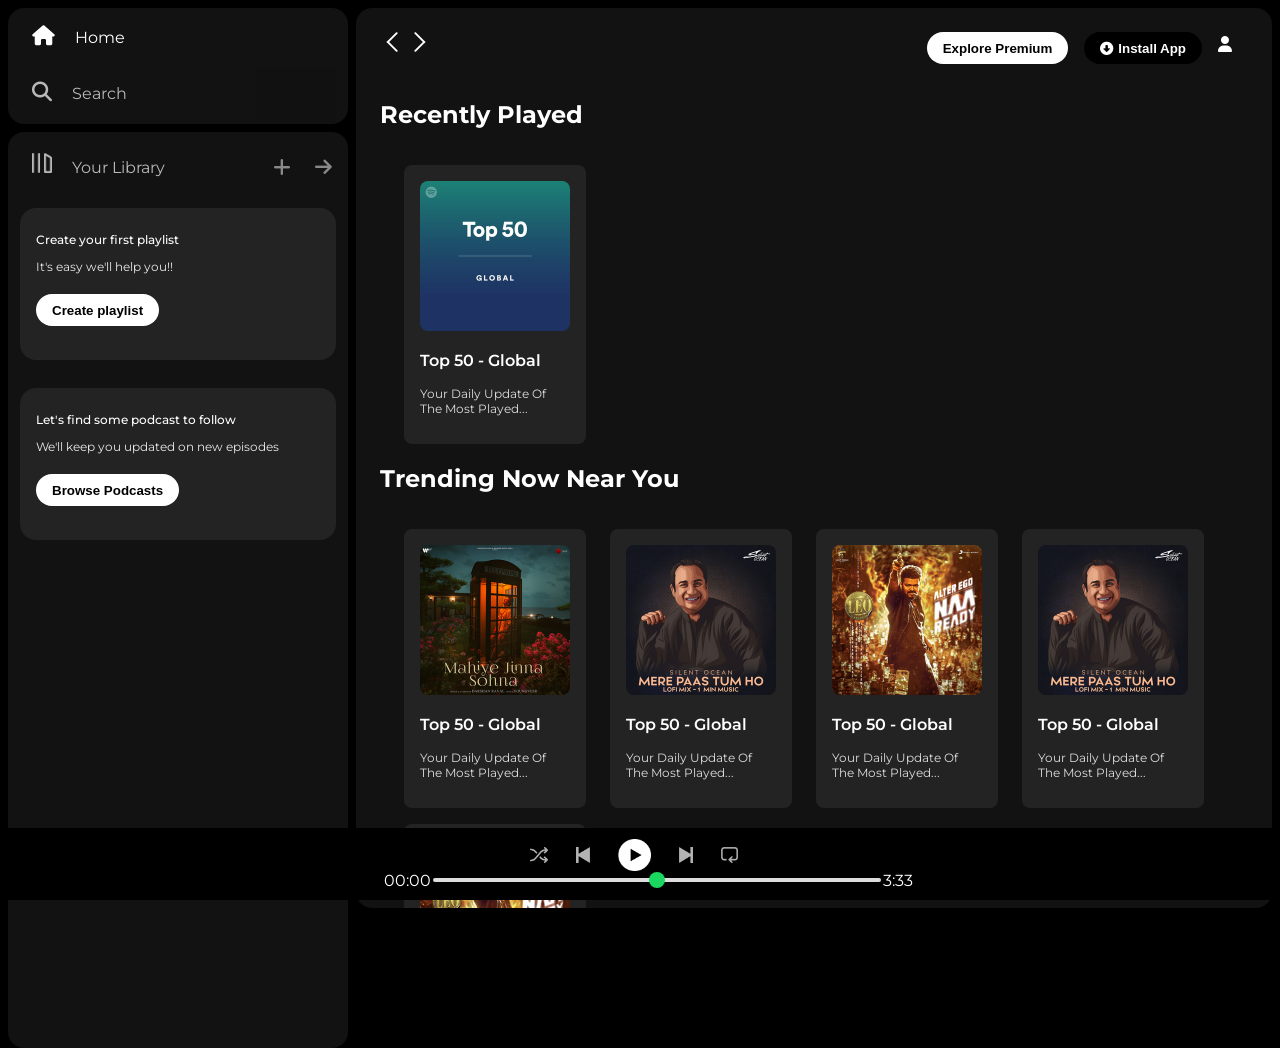
<file: index.html>
<!DOCTYPE html>
<html lang="en">
<head>
    <meta charset="UTF-8">
    <meta name="viewport" content="width=device-width, initial-scale=1.0">
    <link rel="stylesheet" href="https://cdnjs.cloudflare.com/ajax/libs/font-awesome/6.7.2/css/all.min.css" integrity="sha512-Evv84Mr4kqVGRNSgIGL/F/aIDqQb7xQ2vcrdIwxfjThSH8CSR7PBEakCr51Ck+w+/U6swU2Im1vVX0SVk9ABhg==" crossorigin="anonymous" referrerpolicy="no-referrer" />
    <link rel="icon" href="./spotify-imgs/logo.png">
    <title>Spotify - Web Player : Music For Everyone</title>
    <link rel="stylesheet" href="styles.css">
    <link rel="preconnect" href="https://fonts.googleapis.com">
    <link rel="preconnect" href="https://fonts.gstatic.com" crossorigin>
    <link href="https://fonts.googleapis.com/css2?family=Montserrat:ital,wght@0,100..900;1,100..900&display=swap" rel="stylesheet">
</head>
<body>
    <div class="main">
        <div class="side-bar">
            <div class="nav">
                <div class="nav-option" style="opacity: 1;">
                    <i class="fa-solid fa-house"></i>
                    <a href="#">Home</a>
                </div>
                <div class="nav-option">
                    <i class="fa-solid fa-magnifying-glass"></i>
                    <a href="#">Search</a>
                </div>
            </div>
            <div class="library">
                <div class="options">
                    <div class="lib-option nav-option">
                        <img src="spotify-imgs/library_icon.png">
                        <a href="#">Your Library</a>
                    </div>
                    <div class="icons">
                        <i class="fa-solid fa-plus"></i>
                        <i class="fa-solid fa-arrow-right"></i>
                    </div>
                </div>
                <div class="lib-box">
                    <div class="box">
                        <p class="box-p1">Create your first playlist</p>
                        <p class="box-p2">It's easy we'll help you!!</p>
                        <button class="badge">Create playlist</button>
                    </div>
                    <div class="box">
                        <p class="box-p1">Let's find some podcast to follow</p>
                        <p class="box-p2">We'll keep you updated on new episodes</p>
                        <button class="badge">Browse Podcasts</button>
                    </div>
                </div>
            </div>
        </div>
        <div class="main-content">
            <div class="sticky-nav">
                <div class="nav-icons">
                    <img src="spotify-imgs/backward_icon.png">
                    <img src="spotify-imgs/forward_icon.png" class="hide">
                </div>
                <div class="sticky-nav-options">
                    <button class="badge nav-item hide">Explore Premium</button>
                    <button class="badge nav-item dark-badge"><i class="fa-solid fa-circle-down" style="margin-right:5px ;"></i>Install App</button>
                    <i class="fa-solid fa-user nav-item"></i>
                </div>
            </div>
                <h2>Recently Played</h2>
                <div class="cards-container">
                    <div class="card">
                        <img src="spotify-imgs/card1img.jpeg" class="card-img">
                        <p class="card-title">Top 50 - Global</p>
                        <p class="card-info">Your Daily Update Of The Most Played...</p>
                    </div>
                </div>

                <h2>Trending Now Near You</h2>
                <div class="cards-container">
                    <div class="card">
                        <img src="spotify-imgs/card2img.jpeg" class="card-img">
                        <p class="card-title">Top 50 - Global</p>
                        <p class="card-info">Your Daily Update Of The Most Played...</p>
                    </div>
                    <div class="card">
                        <img src="spotify-imgs/card3img.jpeg" class="card-img">
                        <p class="card-title">Top 50 - Global</p>
                        <p class="card-info">Your Daily Update Of The Most Played...</p>
                    </div>
                    <div class="card">
                        <img src="spotify-imgs/card4img.jpeg" class="card-img">
                        <p class="card-title">Top 50 - Global</p>
                        <p class="card-info">Your Daily Update Of The Most Played...</p>
                    </div> 
                    <div class="card">
                        <img src="spotify-imgs/card3img.jpeg" class="card-img">
                        <p class="card-title">Top 50 - Global</p>
                        <p class="card-info">Your Daily Update Of The Most Played...</p>
                    </div>
                    <div class="card">
                        <img src="spotify-imgs/card4img.jpeg" class="card-img">
                        <p class="card-title">Top 50 - Global</p>
                        <p class="card-info">Your Daily Update Of The Most Played...</p>
                    </div>
                </div>
                <h2>Featured Charts</h2>
                <div class="cards-container">
                    <div class="card">
                        <img src="spotify-imgs/card5img.jpeg" class="card-img">
                        <p class="card-title">Top Songs Global</p>
                        <p class="card-info">Your Daily Update Of The Most Played...</p>
                    </div>
                    <div class="card">
                        <img src="spotify-imgs/card6img.jpeg" class="card-img">
                        <p class="card-title">Top Songs India</p>
                        <p class="card-info">Your Daily Update Of The Most Played...</p>
                    </div>
                    <div class="card">
                        <img src="spotify-imgs/card1img.jpeg" class="card-img">
                        <p class="card-title">Top Songs Global</p>
                        <p class="card-info">Your Daily Update Of The Most Played...</p>
                    </div>
                </div>
            <div class="footer">
                <div class="line"></div>
            </div>
        </div>
        <div class="music-player">
            <div class="album"></div>
            <div class="player">
                <div class="player-controls">
                    <img src="spotify-imgs/player_icon1.png" class="player-control-icon">
                    <img src="spotify-imgs/player_icon2.png" class="player-control-icon">
                    <img src="spotify-imgs/player_icon3.png" class="player-control-icon" style="opacity: 1; height: 2rem;">
                    <img src="spotify-imgs/player_icon4.png" class="player-control-icon">
                    <img src="spotify-imgs/player_icon5.png" class="player-control-icon">
                </div>
                <div class="playback-bar">
                    <span class="curr-time"> 00:00 </span>
                    <input type="range" min="0" max="100" class="progress-bar" step="1">
                    <span class="total-time"> 3:33 </span>
                </div>
            </div>
            <div class="controls"></div>
        </div>
    </div>
</body>
</html>
</file>
<file: styles.css>
body {
    font-family: "Montserrat", sans-serif;
    /* font-optical-sizing: auto;
    font-weight: normal;
    font-style: normal; */
    margin: 0;
    background-color: black;
    overflow: hidden;
    color: #fff;
}

.main{
    display: flex;
    height: 100vh;
    padding: 0.5rem;
}

.side-bar{
    background-color: black;
    width: 340px;
    border-radius: 1rem;
}

.main-content{
    background-color: #121212;
    flex: 1;
    border-radius: 1rem;
    overflow: auto;
    margin-left: 0.5rem;
    padding: 0 1.5rem 0 1.5rem;
}

.music-player{
    background-color: black;
    position: fixed;
    bottom: 0;
    width: 100%;
    height: 72px;
}

a{
    text-decoration: none;
    color: white;
}

.nav{
    background-color: #121212;
    border-radius: 1rem;
    display: flex;
    flex-direction: column;
    justify-content: center;
    height: 100px;
    padding: 0.5rem 0.75rem;
}

.nav-option{
    line-height: 2.5rem;
    background-color: #121212;
    opacity: 0.7;
    padding: 0.5rem 0.75rem;
}
.nav-option:hover{
    opacity: 1;
}

.nav-option i{
    font-size: 1.25rem;
    background-color: #121212;
}

.nav-option a{
    font-size: 1rem;
    background-color: #121212;
    margin-left: 1rem ;
    
}

.library{
    background-color: #121212;
    border-radius: 1rem;
    height: 100%;
    margin-top: 0.5rem;
    padding: 0.5rem 0.75rem;
}

.options{
    display: flex;
    justify-content: space-between;
    align-items: center;
    background-color: #121212;
}

.lib-option img{
     height: 1.25rem;
     width: 1.25rem;
     background-color: #121212;
}

.icons i {
    color: white; /* or use #fff */
    background-color: #121212; /* To match your background if needed */
    font-size: 1.2rem; /* Optional: control size */
    margin-left: 1rem; /* Optional: spacing */
    cursor: pointer; /* Optional: add pointer on hover */
    opacity: 0.5;
    margin-right: 0.25rem;
}

.icons i:hover{
    opacity: 1;
}

.box{
    height: 8rem;
    background-color: #232323;
    border-radius: 1rem;
    margin: 0.75rem 0 1.75rem 0;
    padding:0.75rem 1rem;
}

.box-p1{
    font-size: 0.75rem;
    font-weight: 500;
}

.box-p2{
    font-size: 0.75rem;
    opacity: 0.9;
}

.badge{
    background-color: white;
    border: none;
    border-radius: 100px;
    padding: 0.25rem 1rem;
    font-weight: 700;
    margin-top: 0.5rem;
    height: 2rem;
    width: fit-content;
}

.dark-badge{
    background-color:#000;
    color: #fff;
}
.sticky-nav{
    position: sticky;
    top: 0;
    background-color: #121212;
    display: flex;
    justify-content: space-between;
    align-items: center;
    padding: 1rem 0 1rem 0;
    z-index: 10;
}

.sticky-nav-icons{
    margin-left: 0.75rem;
}

.sticky-nav-options{
    display: flex;
    justify-content: center;
    align-items: center;
}

.nav-item{
    margin-right: 1rem;
}

@media(max-width: 1000px){
    .hide{
        display: none;
    }
}

.card{
    background-color: #232323;
    width: 150px;
    border-radius: 0.5rem;
    padding: 1rem;
    margin-left: 1.5rem;
    margin-top: 1rem;
}

.cards-container{
    display: flex;
    flex-wrap: wrap;
}

.card-img{
    width: 100%;
    border-radius: 0.5rem;
}

.card-title{
    font-weight: 600;
}

.card-info{
    opacity: 0.85;
    font-size: 0.75rem;
}

.footer{
    height: 250px;
    display: flex;
    align-items: center;
    justify-content: center;
}

.line{
    width: 90%;
    height: 50%;
    border-top: 1px solid white;
    opacity: 0.4;
}

.music-player{
    display: flex;
    justify-content: space-between;
    align-items: center;
}

.album{
    width: 25%;

}

.player{
    width: 50%;
}

.controls{
    width: 25%;
}

.player-controls{
    display: flex;
    justify-content: center;
    align-items: center;
}

.player-control-icon{
    height: 1rem;
    margin-right: 1.75rem;
    opacity: 0.7;
}

.player-control-icon:hover{
    opacity: 1;
}

.playback-bar{
    display: flex;
    justify-content: center;
    align-items: center;
}

.progress-bar{
    width: 70%;
    appearance: none;
    background-color: transparent;
    cursor: pointer;
}

.progress-bar::-webkit-slider-runnable-track{
    background-color: #ddd;
    border-radius: 100px;
    height: 0.2rem;
}

.progress-bar::-webkit-slider-thumb{
    appearance: none;
    height: 1rem;
    width: 1rem;
    background-color: #1bd760;
    border-radius: 50%;
    margin-top: -6px;
}
</file>
